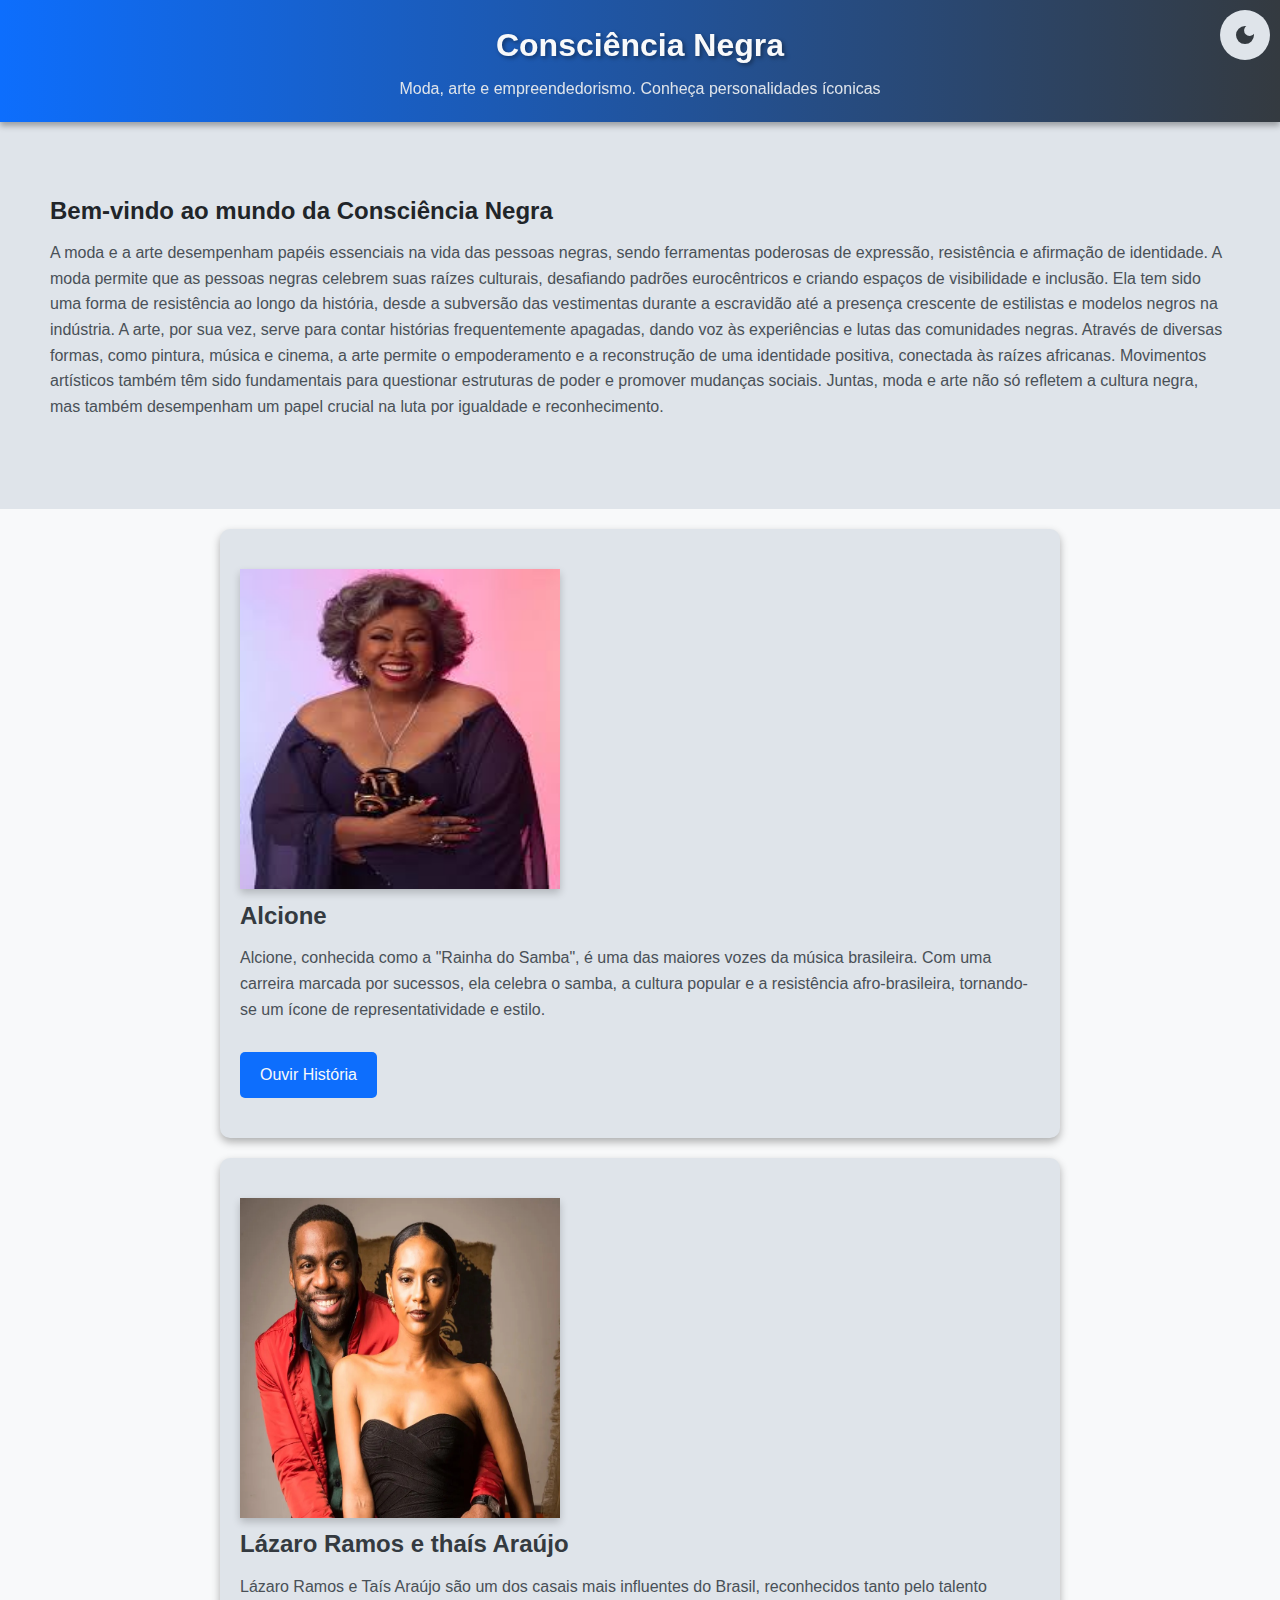
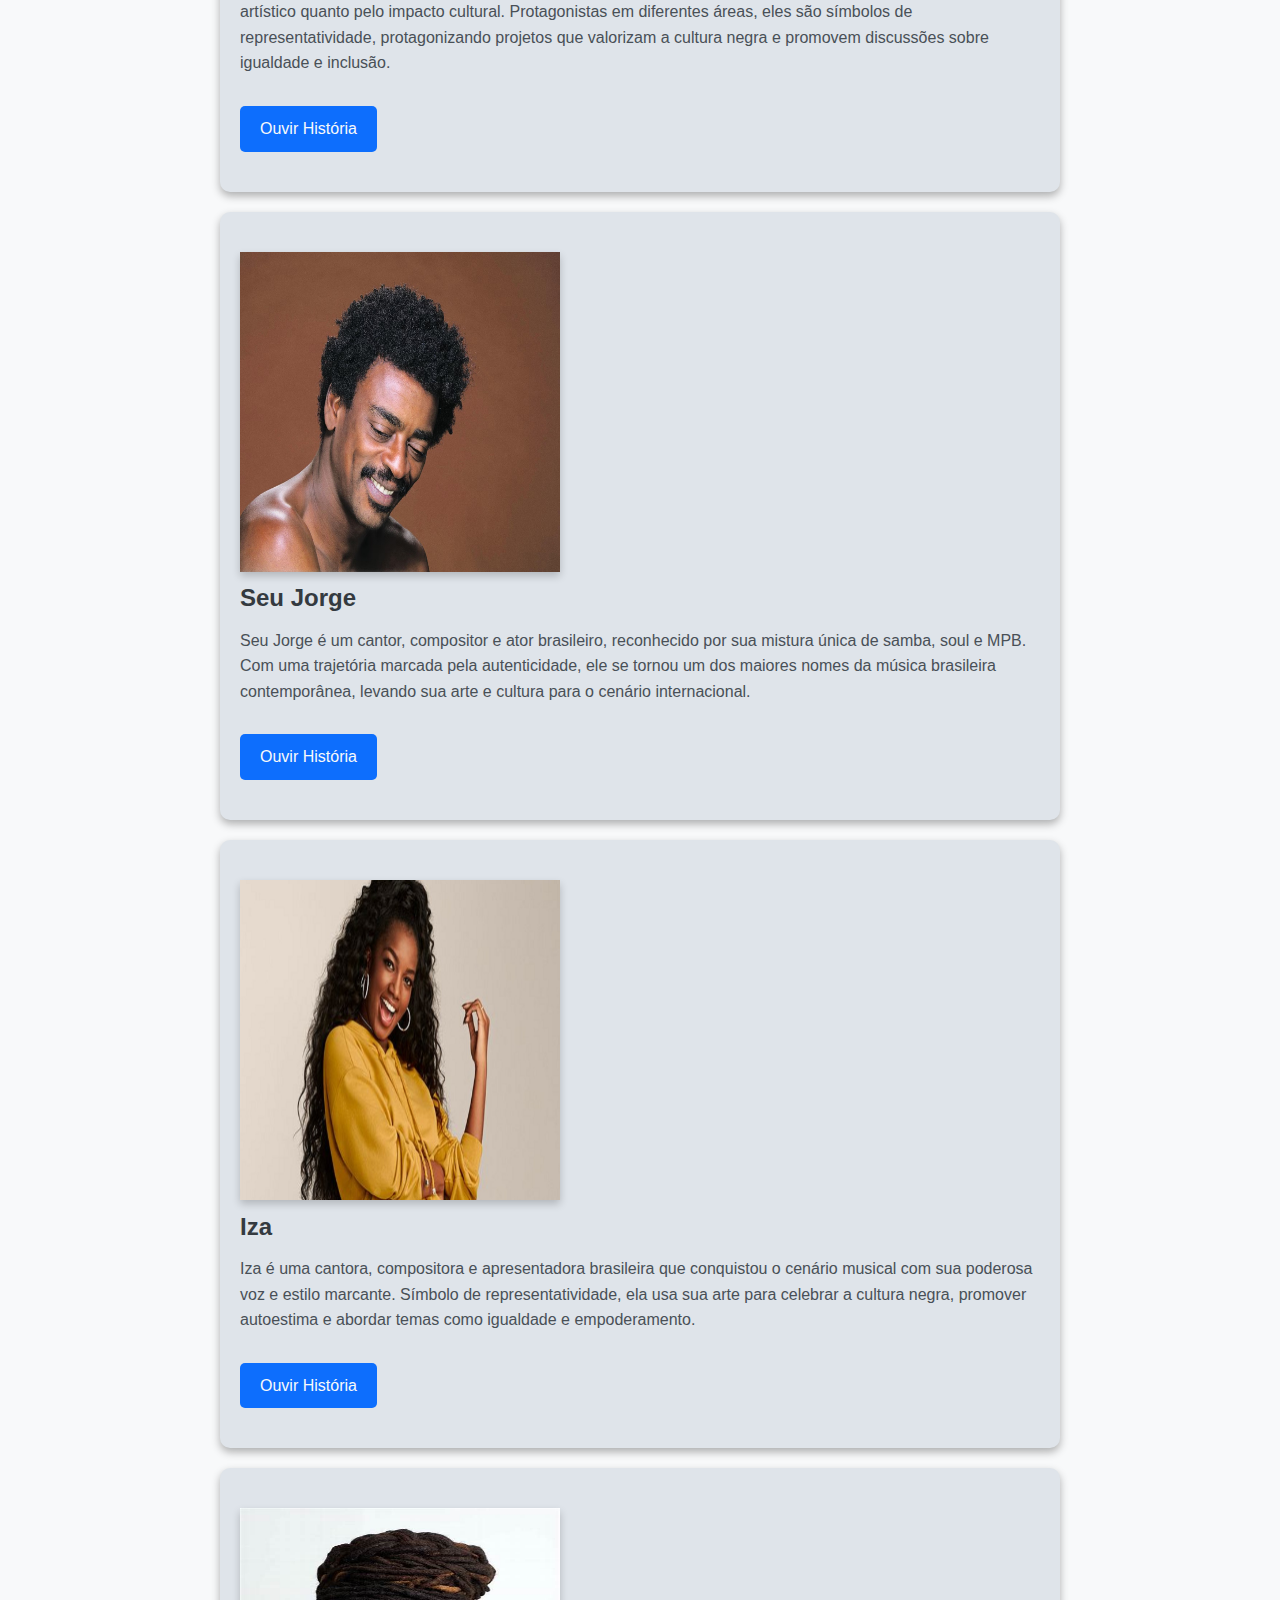
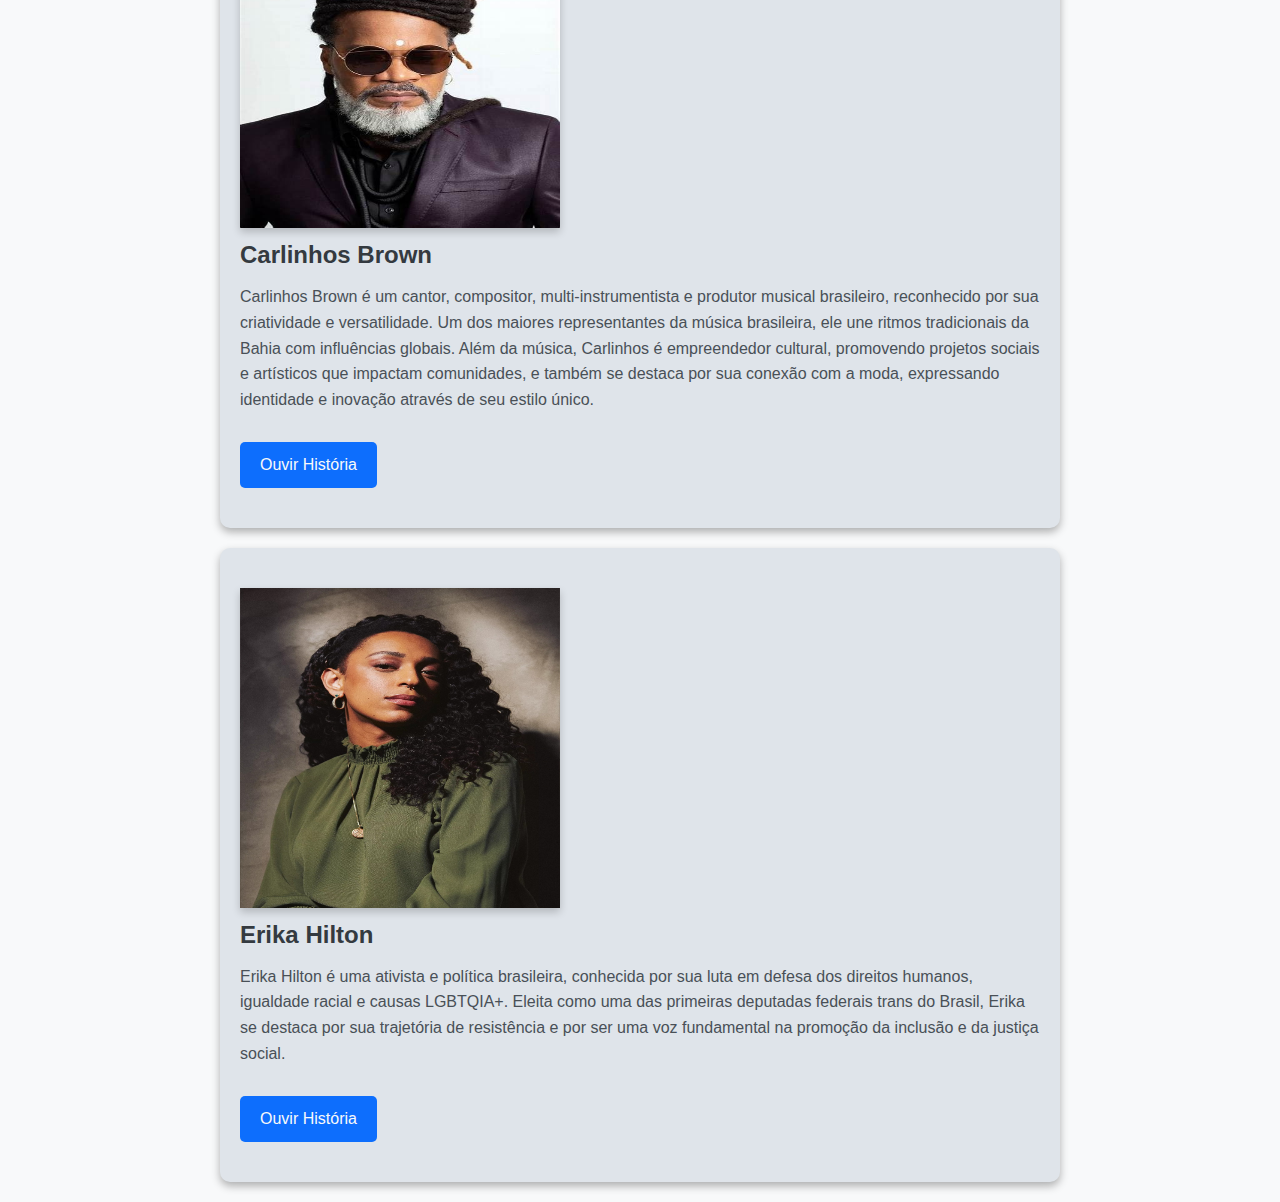
<file: index.html>
<!DOCTYPE html>
<html lang="pt-BR">

<head>
    <meta charset="UTF-8">
    <meta name="viewport" content="width=device-width, initial-scale=1.0">
    <title>Consciência Negra</title>
    <link rel="icon" href="icone do site/icone do siite.png" type="image/x-icon">
    <link rel="stylesheet" href="style.css">
    <script src="index.js"></script>
</head>

<body>

    <!-- Navbar -->
    <header class="navbar">
        <h1>Consciência Negra</h1>
        <p> Moda, arte e empreendedorismo. Conheça personalidades íconicas</p>
        <button id="theme-switch">
            <svg xmlns="http://www.w3.org/2000/svg" height="24px" viewBox="0 -960 960 960" width="24px"><path d="M480-120q-150 0-255-105T120-480q0-150 105-255t255-105q14 0 27.5 1t26.5 3q-41 29-65.5 75.5T444-660q0 90 63 153t153 63q55 0 101-24.5t75-65.5q2 13 3 26.5t1 27.5q0 150-105 255T480-120Z"/></svg>
            <svg xmlns="http://www.w3.org/2000/svg" height="24px" viewBox="0 -960 960 960" width="24px"><path d="M480-280q-83 0-141.5-58.5T280-480q0-83 58.5-141.5T480-680q83 0 141.5 58.5T680-480q0 83-58.5 141.5T480-280ZM200-440H40v-80h160v80Zm720 0H760v-80h160v80ZM440-760v-160h80v160h-80Zm0 720v-160h80v160h-80ZM256-650l-101-97 57-59 96 100-52 56Zm492 496-97-101 53-55 101 97-57 59Zm-98-550 97-101 59 57-100 96-56-52ZM154-212l101-97 55 53-97 101-59-57Z"/></svg>
        </button>
    </header>

    <!-- Conteúdo Principal -->
    <main>
        <!-- Apresentação -->
        
        <section class="apresentação" id="apresent">
            <div class="apresent">
                <h2>Bem-vindo ao mundo da Consciência Negra</h2>
                <p>A moda e a arte desempenham papéis essenciais na vida das pessoas negras, sendo ferramentas poderosas de expressão, resistência e afirmação de identidade. A moda permite que as pessoas negras celebrem suas raízes culturais, desafiando padrões eurocêntricos e criando espaços de visibilidade e inclusão. Ela tem sido uma forma de resistência ao longo da história, desde a subversão das vestimentas durante a escravidão até a presença crescente de estilistas e modelos negros na indústria.
                    A arte, por sua vez, serve para contar histórias frequentemente apagadas, dando voz às experiências e lutas das comunidades negras. Através de diversas formas, como pintura, música e cinema, a arte permite o empoderamento e a reconstrução de uma identidade positiva, conectada às raízes africanas. Movimentos artísticos também têm sido fundamentais para questionar estruturas de poder e promover mudanças sociais. Juntas, moda e arte não só refletem a cultura negra, mas também desempenham um papel crucial na luta por igualdade e reconhecimento.</p>
            </div>
        </section>
        

        <!-- Seção Alcione-->
        <section class="section">
            <img src="Alcione/alcione.jpg" alt="alcione" class="section-image">
            <div class="section-content">
                <h2>Alcione</h2>
                <p>
                    Alcione, conhecida como a "Rainha do Samba", é uma das maiores vozes da música brasileira. Com uma carreira marcada por sucessos, ela celebra o samba, a cultura popular e a resistência afro-brasileira, tornando-se um ícone de representatividade e estilo.
                </p>
                <a href="Alcione/alcione.html" class="play-btn">Ouvir História</a>
                </div>
            </section>

        <!-- Seção Lázaro Ramos e Thaís Araújo-->
        <section class="section">
            <img src="thais e lazaro/inicial.jpg" alt="t e l" class="section-image">
            <div class="section-content">
                <h2>Lázaro Ramos e thaís Araújo</h2>
                <p>
                    Lázaro Ramos e Taís Araújo são um dos casais mais influentes do Brasil, reconhecidos tanto pelo talento artístico quanto pelo impacto cultural. Protagonistas em diferentes áreas, eles são símbolos de representatividade, protagonizando projetos que valorizam a cultura negra e promovem discussões sobre igualdade e inclusão.
                </p>
                <a href="thais e lazaro/thaiselazaro.html" class="play-btn">Ouvir História</a>
                </div>
            </section>

                <!-- Seu jorge -->
        <section class="section">
            <img src="seu jorge/jorge inicial.jpg" alt="jorge." class="section-image">
            <div class="section-content">
                <h2>Seu Jorge</h2>
                <p>
                    Seu Jorge é um cantor, compositor e ator brasileiro, reconhecido por sua mistura única de samba, soul e MPB. Com uma trajetória marcada pela autenticidade, ele se tornou um dos maiores nomes da música brasileira contemporânea, levando sua arte e cultura para o cenário internacional.
                </p>
                <a href="seu jorge/jorge.html" class="play-btn">Ouvir História</a>
            </div>
        </section>

        <!-- Seção Iza-->
        <section class="section">
            <img src="iza/iza inicial.jpg" alt="iza" class="section-image">
            <div class="section-content">
                <h2>Iza</h2>
                <p>
                    Iza é uma cantora, compositora e apresentadora brasileira que conquistou o cenário musical com sua poderosa voz e estilo marcante. Símbolo de representatividade, ela usa sua arte para celebrar a cultura negra, promover autoestima e abordar temas como igualdade e empoderamento.
                </p>
                <a href="iza/iza.html" class="play-btn">Ouvir História</a>
                </div>
            </section>

            <!-- Seção Carlinhos Brown -->
        <section class="section">
            <img src="carlinhos brown/carlinhos inicial.jpg" alt="carlinhos" class="section-image">
            <div class="section-content">
                <h2>Carlinhos Brown</h2>
                <p>
                    Carlinhos Brown é um cantor, compositor, multi-instrumentista e produtor musical brasileiro, reconhecido por sua criatividade e versatilidade. Um dos maiores representantes da música brasileira, ele une ritmos tradicionais da Bahia com influências globais. Além da música, Carlinhos é empreendedor cultural, promovendo projetos sociais e artísticos que impactam comunidades, e também se destaca por sua conexão com a moda, expressando identidade e inovação através de seu estilo único.
                </p>
                <a href="carlinhos brown/carlinhos.html" class="play-btn">Ouvir História</a>
            </div>
        </section>


        <!-- Seção Erika-->
        <section class="section">
            <img src="erika/erika inicio.jpg" alt="erika" class="section-image">
            <div class="section-content">
            <h2>Erika Hilton</h2>
                <p>
                    Erika Hilton é uma ativista e política brasileira, conhecida por sua luta em defesa dos direitos humanos, igualdade racial e causas LGBTQIA+. Eleita como uma das primeiras deputadas federais trans do Brasil, Erika se destaca por sua trajetória de resistência e por ser uma voz fundamental na promoção da inclusão e da justiça social.
                </p>
                <a href="erika/erika.html" class="play-btn">Ouvir História</a>
                </div>
            </section>

    </main>
</body>
</html>
</file>
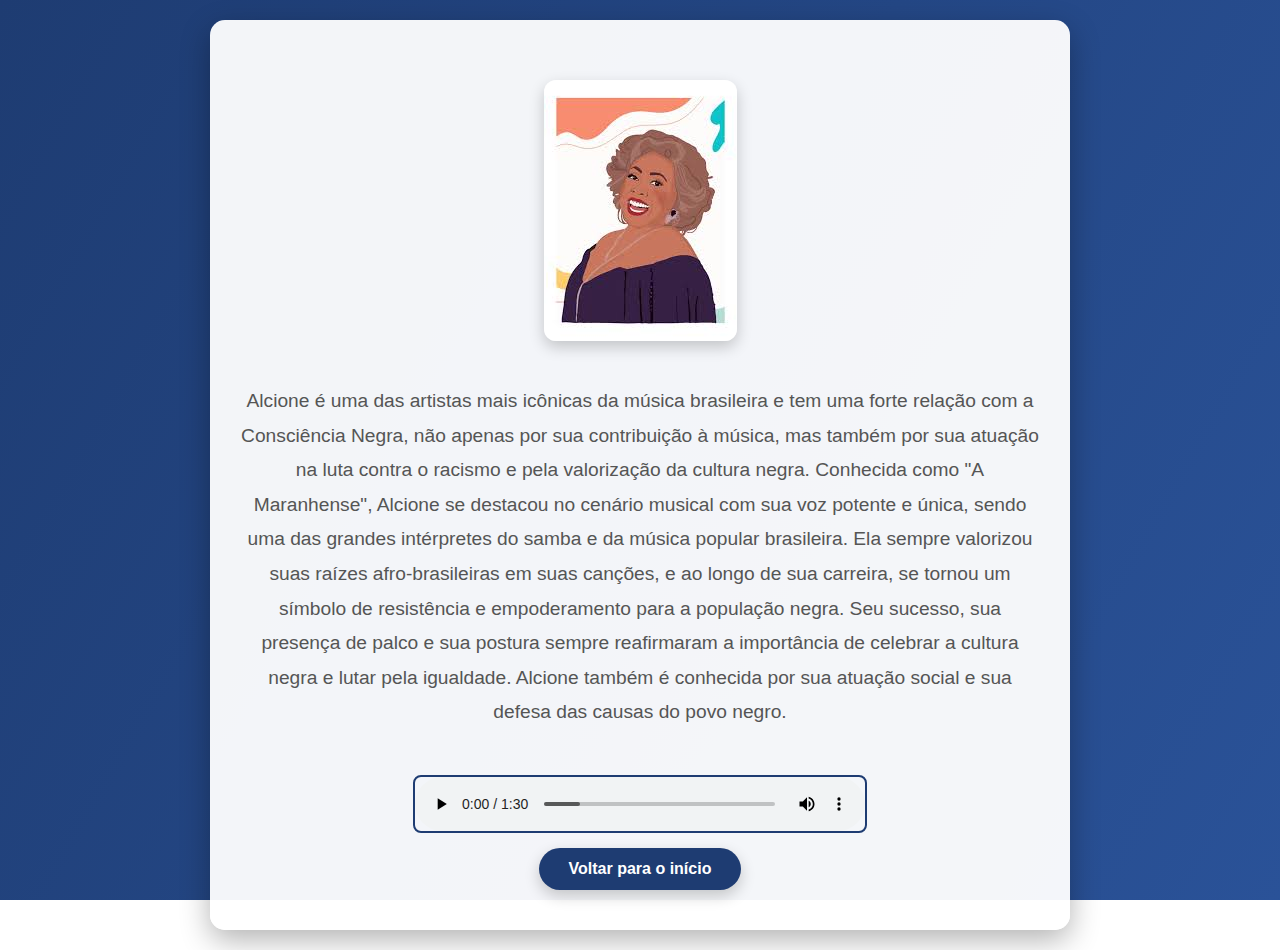
<file: Alcione/alcione.html>
<!DOCTYPE html>
<html lang="pt-BR">
<head>
    <meta charset="UTF-8">
    <meta name="viewport" content="width=device-width, initial-scale=1.0">
    <title>Alcione</title>
    <link rel="stylesheet" href="alcione.css">
    <link rel="icon" href="icone do site/icone do siite.png" type="image/x-icon">
    <script src="alcione.js"></script>
</head>
<body>
    <main>
        <section class="detailed-section">
            <img src="../Alcione/alcione historia.jpg" alt="Alcione" class="detailed-image">
            <div class="detailed-content">
                <p>
                    Alcione é uma das artistas mais icônicas da música brasileira e tem uma forte relação com a Consciência Negra, não apenas por sua contribuição à música, mas também por sua atuação na luta contra o racismo e pela valorização da cultura negra. Conhecida como "A Maranhense", Alcione se destacou no cenário musical com sua voz potente e única, sendo uma das grandes intérpretes do samba e da música popular brasileira. Ela sempre valorizou suas raízes afro-brasileiras em suas canções, e ao longo de sua carreira, se tornou um símbolo de resistência e empoderamento para a população negra. Seu sucesso, sua presença de palco e sua postura sempre reafirmaram a importância de celebrar a cultura negra e lutar pela igualdade. Alcione também é conhecida por sua atuação social e sua defesa das causas do povo negro.
                </p>
                <div class="audio-container">
                    <audio controls>
                        <source src="../audio/alcione.wav" type="audio/mpeg">
                        Seu navegador não suporta o elemento de áudio.
                    </audio>
                </div>
                <a href="#" class="back-btn">Voltar para o início</a>
            </div>
        </section>
    </main>
</body>
</html>
</file>
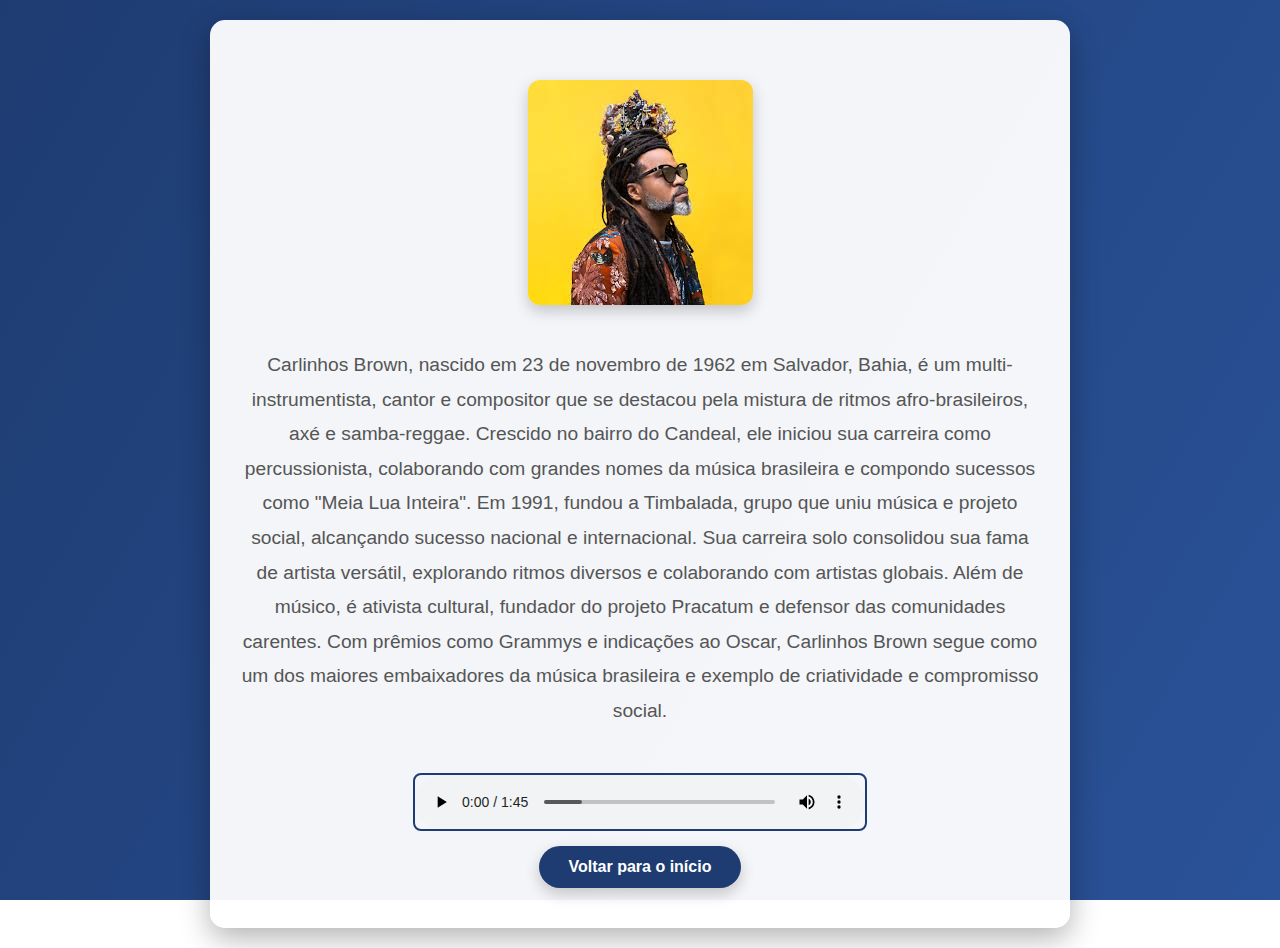
<file: carlinhos brown/carlinhos.html>
<!DOCTYPE html>
<html lang="pt-BR">
<head>
    <meta charset="UTF-8">
    <meta name="viewport" content="width=device-width, initial-scale=1.0">
    <title>Carlinhos Brown</title>
    <link rel="stylesheet" href="carlinhos.css">
    <link rel="icon" href="icone do site/icone do siite.png" type="image/x-icon">
    <script src="carlinhos.js"></script>
</head>
<body>
    <header class="navbar">
        
    </header>
    <main>
        <section class="detailed-section">
            <img src="../carlinhos brown/carlinhos historia.jpg" alt="Carlinhos" class="detailed-image">
            <div class="detailed-content">
                <p>
                    Carlinhos Brown, nascido em 23 de novembro de 1962 em Salvador, Bahia, é um multi-instrumentista, cantor e compositor que se destacou pela mistura de ritmos afro-brasileiros, axé e samba-reggae. Crescido no bairro do Candeal, ele iniciou sua carreira como percussionista, colaborando com grandes nomes da música brasileira e compondo sucessos como "Meia Lua Inteira".
Em 1991, fundou a Timbalada, grupo que uniu música e projeto social, alcançando sucesso nacional e internacional. Sua carreira solo consolidou sua fama de artista versátil, explorando ritmos diversos e colaborando com artistas globais. Além de músico, é ativista cultural, fundador do projeto Pracatum e defensor das comunidades carentes.
Com prêmios como Grammys e indicações ao Oscar, Carlinhos Brown segue como um dos maiores embaixadores da música brasileira e exemplo de criatividade e compromisso social.
                </p>
                <div class="audio-container">
                    <audio controls>
                        <source src="../audio/carlinhos.wav" type="audio/mpeg">
                        Seu navegador não suporta o elemento de áudio.
                    </audio>
                </div>
                <a href="#" class="back-btn">Voltar para o início</a>
            </div>
        </section>
    </main>
</body>
</html>
</file>
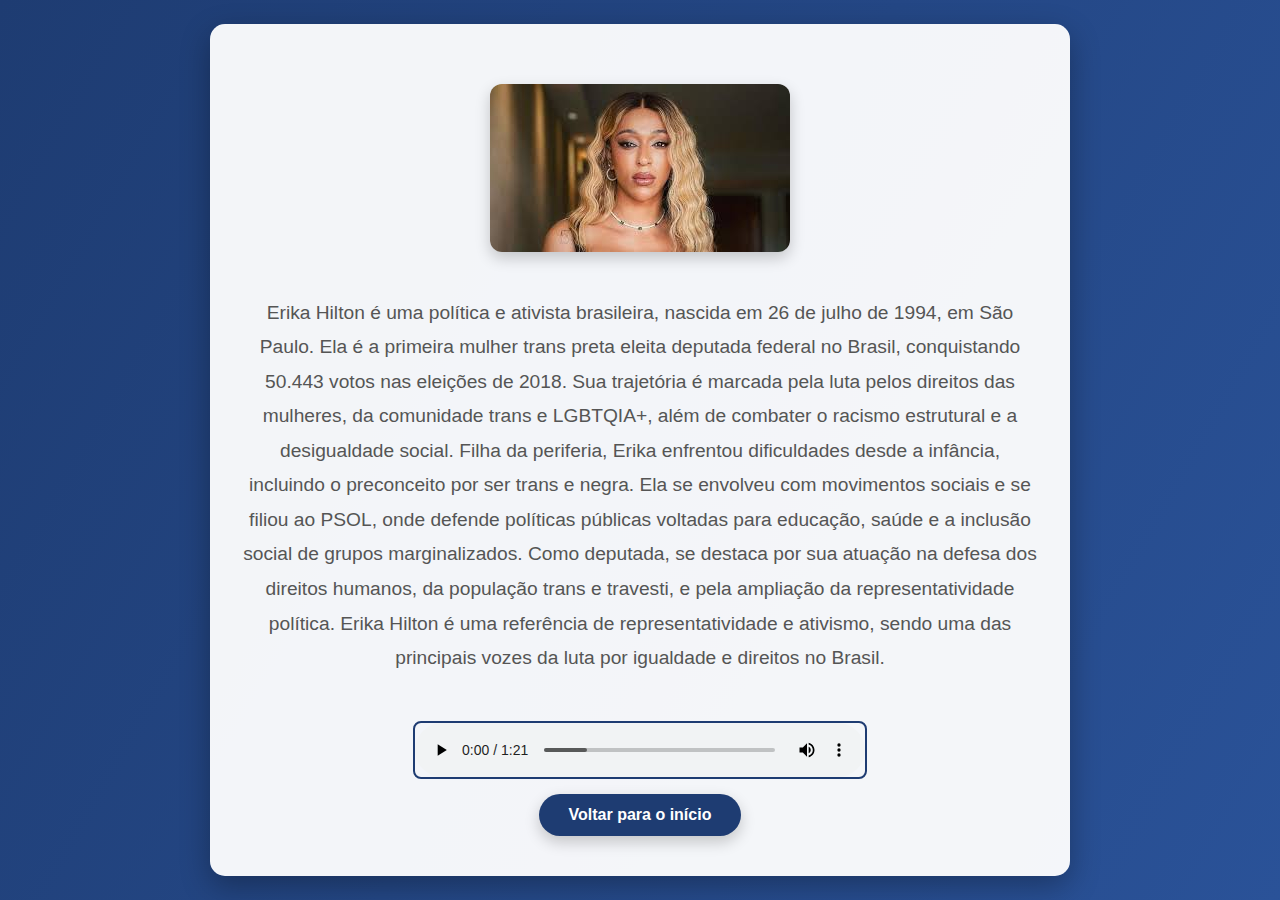
<file: erika/erika.html>
<!DOCTYPE html>
<html lang="pt-BR">
<head>
    <meta charset="UTF-8">
    <meta name="viewport" content="width=device-width, initial-scale=1.0">
    <title>Erika Hilton</title>
    <link rel="stylesheet" href="erika.css">
    <link rel="icon" href="icone do site/icone do siite.png" type="image/x-icon">
    <script src="erika.js"></script>
</head>
<body>
    <header class="navbar">
        
    </header>
    <main>
        <section class="detailed-section">
            <img src="erika historia.jpg" alt="Erika" class="detailed-image">
            <div class="detailed-content">
                <p>
                    Erika Hilton é uma política e ativista brasileira, nascida em 26 de julho de 1994, em São Paulo. Ela é a primeira mulher trans preta eleita deputada federal no Brasil, conquistando 50.443 votos nas eleições de 2018. Sua trajetória é marcada pela luta pelos direitos das mulheres, da comunidade trans e LGBTQIA+, além de combater o racismo estrutural e a desigualdade social.
Filha da periferia, Erika enfrentou dificuldades desde a infância, incluindo o preconceito por ser trans e negra. Ela se envolveu com movimentos sociais e se filiou ao PSOL, onde defende políticas públicas voltadas para educação, saúde e a inclusão social de grupos marginalizados. Como deputada, se destaca por sua atuação na defesa dos direitos humanos, da população trans e travesti, e pela ampliação da representatividade política.
Erika Hilton é uma referência de representatividade e ativismo, sendo uma das principais vozes da luta por igualdade e direitos no Brasil.
                </p>
                <div class="audio-container">
                    <audio controls>
                        <source src="../audio/erika.wav" type="audio/mpeg">
                        Seu navegador não suporta o elemento de áudio.
                    </audio>
                </div>
                <a href="#" class="back-btn">Voltar para o início</a>
            </div>
        </section>
    </main>
</body>
</html>
</file>
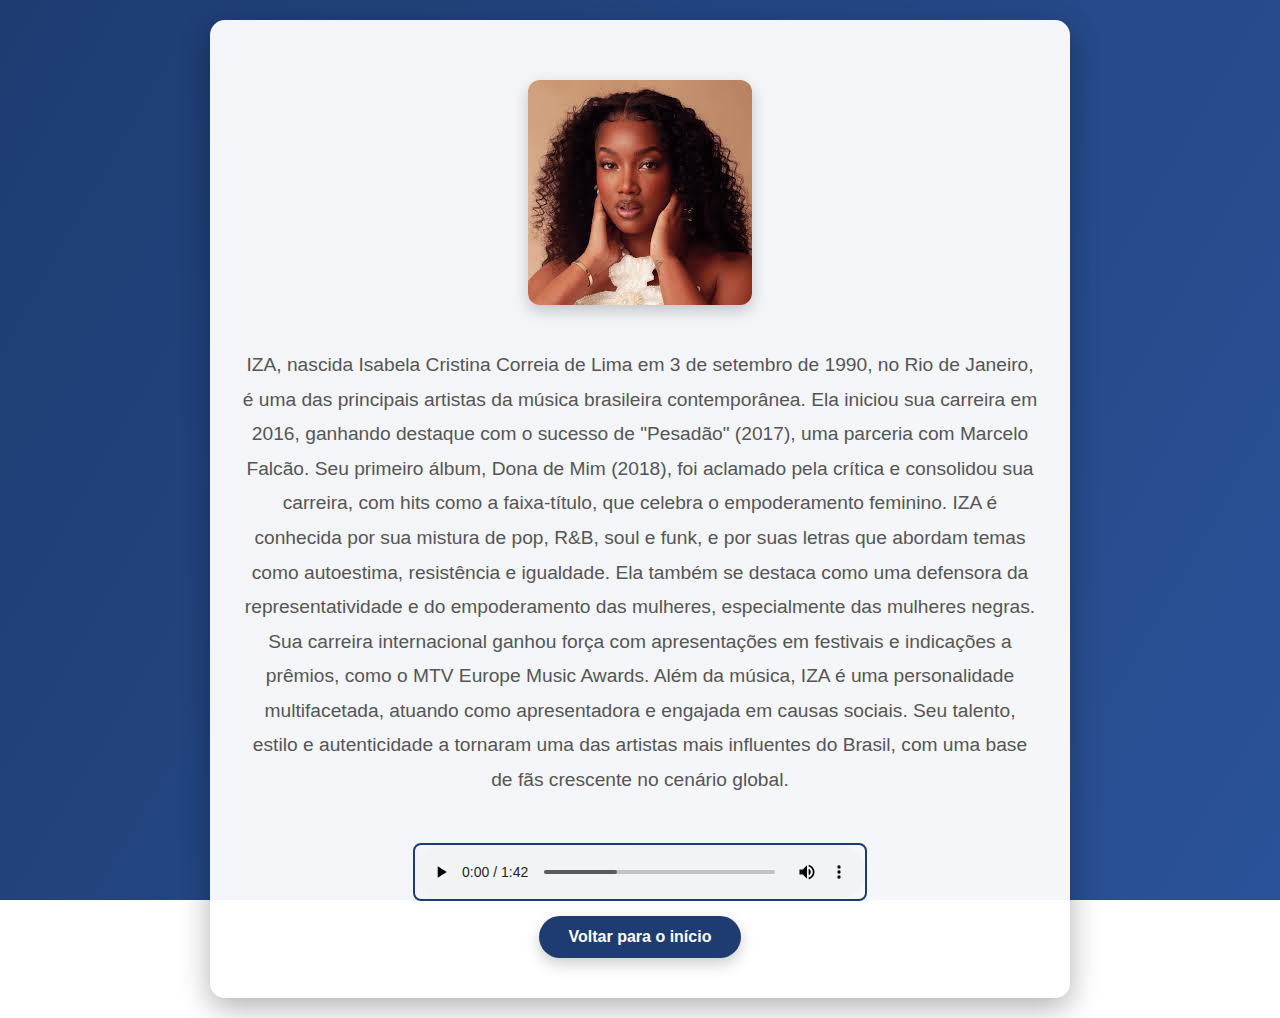
<file: iza/iza.html>
<!DOCTYPE html>
<html lang="pt-BR">
<head>
    <meta charset="UTF-8">
    <meta name="viewport" content="width=device-width, initial-scale=1.0">
    <title>Iza</title>
    <link rel="stylesheet" href="iza.css">
    <link rel="icon" href="icone do site/icone do siite.png" type="image/x-icon">
    <script src="iza.js"></script>
</head>
<body>
    <header class="navbar">
        
    </header>
    <main>
        <section class="detailed-section">
            <img src="iza historia.jpg" alt="Iza" class="detailed-image">
            <div class="detailed-content">
                <p>
                    IZA, nascida Isabela Cristina Correia de Lima em 3 de setembro de 1990, no Rio de Janeiro, é uma das principais artistas da música brasileira contemporânea. Ela iniciou sua carreira em 2016, ganhando destaque com o sucesso de "Pesadão" (2017), uma parceria com Marcelo Falcão. Seu primeiro álbum, Dona de Mim (2018), foi aclamado pela crítica e consolidou sua carreira, com hits como a faixa-título, que celebra o empoderamento feminino.
IZA é conhecida por sua mistura de pop, R&B, soul e funk, e por suas letras que abordam temas como autoestima, resistência e igualdade. Ela também se destaca como uma defensora da representatividade e do empoderamento das mulheres, especialmente das mulheres negras. Sua carreira internacional ganhou força com apresentações em festivais e indicações a prêmios, como o MTV Europe Music Awards.
Além da música, IZA é uma personalidade multifacetada, atuando como apresentadora e engajada em causas sociais. Seu talento, estilo e autenticidade a tornaram uma das artistas mais influentes do Brasil, com uma base de fãs crescente no cenário global.
                </p>
                <div class="audio-container">
                    <audio controls>
                        <source src="../audio/Iza.wav" type="audio/mpeg">
                        Seu navegador não suporta o elemento de áudio.
                    </audio>
                </div>
                <a href="#" class="back-btn">Voltar para o início</a>
            </div>
        </section>
    </main>
</body>
</file>
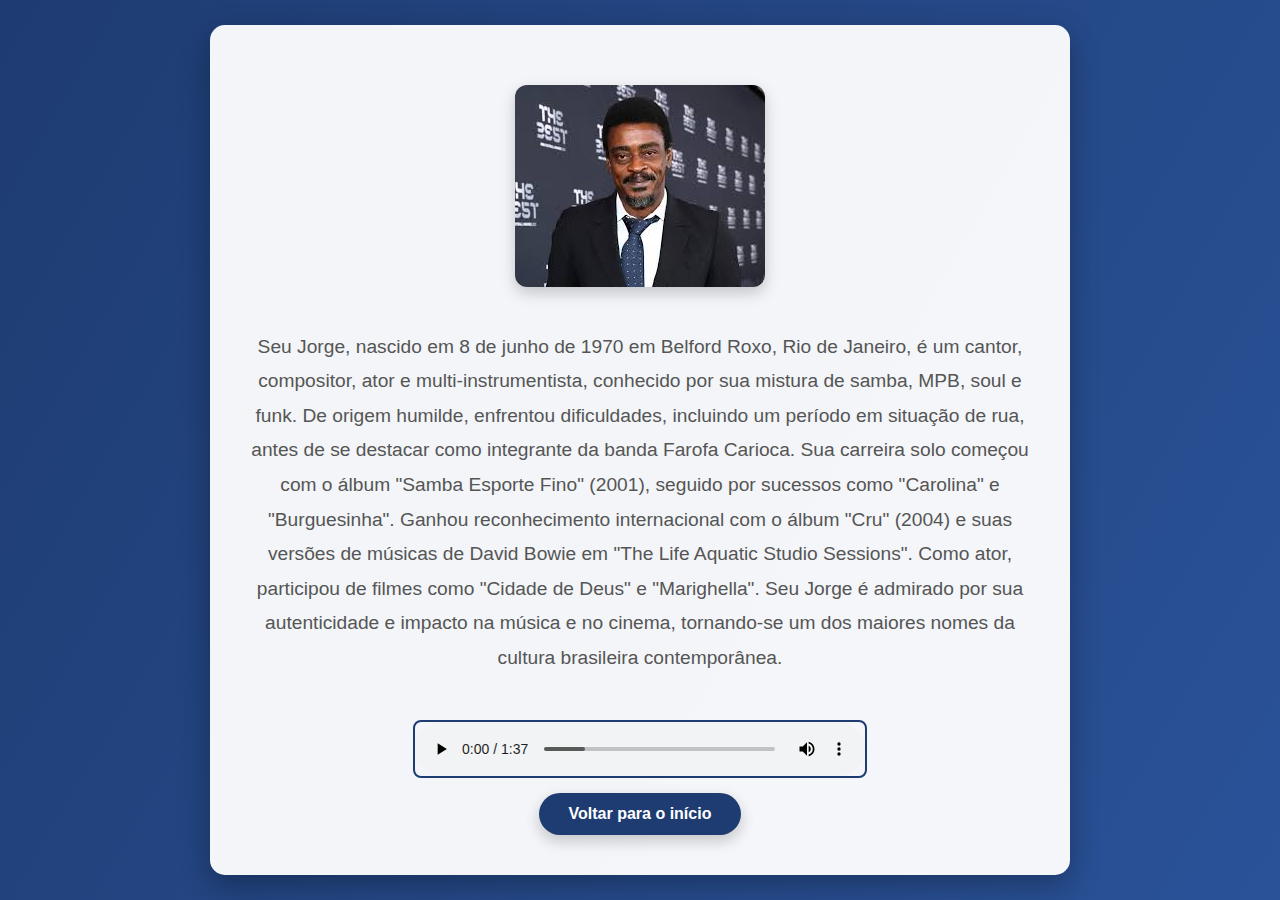
<file: seu jorge/jorge.html>
<!DOCTYPE html>
<html lang="pt-BR">
<head>
    <meta charset="UTF-8">
    <meta name="viewport" content="width=device-width, initial-scale=1.0">
    <title>Jorge</title>
    <link rel="stylesheet" href="jorge.css">
    <link rel="icon" href="icone do site/icone do siite.png" type="image/x-icon">
    <script src="jorge.js"></script>
</head>
<body>
    <header class="navbar">
        
    </header>
    <main>
        <section class="detailed-section">
            <img src="jorge historia.jpg" alt="jorge" class="detailed-image">
            <div class="detailed-content">
                <p>
                    Seu Jorge, nascido em 8 de junho de 1970 em Belford Roxo, Rio de Janeiro, é um cantor, compositor, ator e multi-instrumentista, conhecido por sua mistura de samba, MPB, soul e funk. De origem humilde, enfrentou dificuldades, incluindo um período em situação de rua, antes de se destacar como integrante da banda Farofa Carioca.
Sua carreira solo começou com o álbum "Samba Esporte Fino" (2001), seguido por sucessos como "Carolina" e "Burguesinha". Ganhou reconhecimento internacional com o álbum "Cru" (2004) e suas versões de músicas de David Bowie em "The Life Aquatic Studio Sessions". Como ator, participou de filmes como "Cidade de Deus" e "Marighella".
Seu Jorge é admirado por sua autenticidade e impacto na música e no cinema, tornando-se um dos maiores nomes da cultura brasileira contemporânea.
                </p>
                <div class="audio-container">
                    <audio controls>
                        <source src="../audio/jorge.wav" type="audio/mpeg">
                        Seu navegador não suporta o elemento de áudio.
                    </audio>
                </div>
                <a href="#" class="back-btn">Voltar para o início</a>
            </div>
        </section>
    </main>
</body>
</html>
</file>
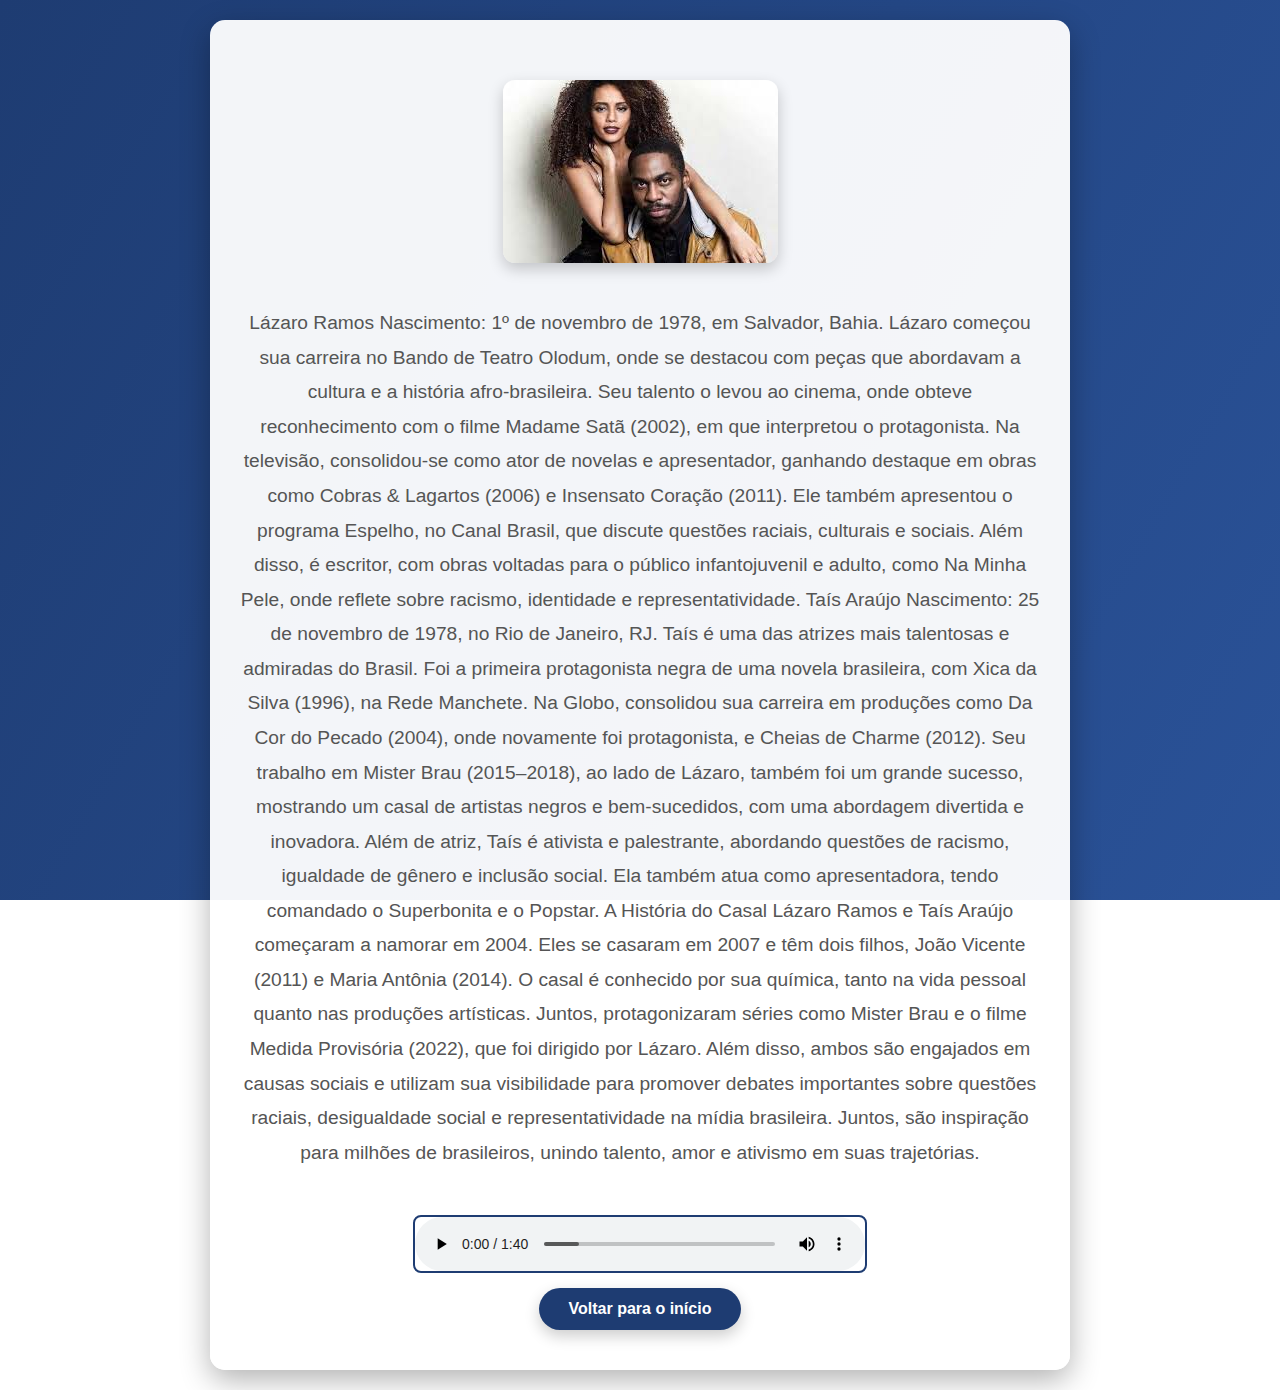
<file: thais e lazaro/thaiselazaro.html>
<!DOCTYPE html>
<html lang="pt-BR">
<head>
    <meta charset="UTF-8">
    <meta name="viewport" content="width=device-width, initial-scale=1.0">
    <title>Thaís araújo e Lázaro Ramos</title>
    <link rel="stylesheet" href="thaiselazaro.css">
    <link rel="icon" href="icone do site/icone do siite.png" type="image/x-icon">
    <script src="thaiselazaro.js"></script>
</head>
<body>
    <header class="navbar">
        
    </header>
    <main>
        <section class="detailed-section">
            <img src="história.jpg" alt="t e l" class="detailed-image">
            <div class="detailed-content">
                <p>
                    Lázaro Ramos
Nascimento: 1º de novembro de 1978, em Salvador, Bahia.
Lázaro começou sua carreira no Bando de Teatro Olodum, onde se destacou com peças que abordavam a cultura e a história afro-brasileira. Seu talento o levou ao cinema, onde obteve reconhecimento com o filme Madame Satã (2002), em que interpretou o protagonista.
Na televisão, consolidou-se como ator de novelas e apresentador, ganhando destaque em obras como Cobras & Lagartos (2006) e Insensato Coração (2011). Ele também apresentou o programa Espelho, no Canal Brasil, que discute questões raciais, culturais e sociais.
Além disso, é escritor, com obras voltadas para o público infantojuvenil e adulto, como Na Minha Pele, onde reflete sobre racismo, identidade e representatividade.
Taís Araújo
Nascimento: 25 de novembro de 1978, no Rio de Janeiro, RJ.
Taís é uma das atrizes mais talentosas e admiradas do Brasil. Foi a primeira protagonista negra de uma novela brasileira, com Xica da Silva (1996), na Rede Manchete.
Na Globo, consolidou sua carreira em produções como Da Cor do Pecado (2004), onde novamente foi protagonista, e Cheias de Charme (2012). Seu trabalho em Mister Brau (2015–2018), ao lado de Lázaro, também foi um grande sucesso, mostrando um casal de artistas negros e bem-sucedidos, com uma abordagem divertida e inovadora.
Além de atriz, Taís é ativista e palestrante, abordando questões de racismo, igualdade de gênero e inclusão social. Ela também atua como apresentadora, tendo comandado o Superbonita e o Popstar.
A História do Casal
Lázaro Ramos e Taís Araújo começaram a namorar em 2004. Eles se casaram em 2007 e têm dois filhos, João Vicente (2011) e Maria Antônia (2014).
O casal é conhecido por sua química, tanto na vida pessoal quanto nas produções artísticas. Juntos, protagonizaram séries como Mister Brau e o filme Medida Provisória (2022), que foi dirigido por Lázaro.
Além disso, ambos são engajados em causas sociais e utilizam sua visibilidade para promover debates importantes sobre questões raciais, desigualdade social e representatividade na mídia brasileira.
Juntos, são inspiração para milhões de brasileiros, unindo talento, amor e ativismo em suas trajetórias.
                </p>
                <div class="audio-container">
                    <audio controls>
                        <source src="../audio/thais e lazaro.wav" type="audio/mpeg">
                        Seu navegador não suporta o elemento de áudio.
                    </audio>
                </div>
                <a href="#" class="back-btn">Voltar para o início</a>
            </div>
        </section>
    </main>
</body>
</html>
</file>
<file: style.css>
/* Variáveis de cores */
:root {
    --base-color: #f8f9fa; /* Fundo mais claro */
    --base-variant: #dfe4ea; /* Variante para contraste suave */
    --text-color: #212529; /* Texto escuro para boa legibilidade */
    --secondary-text: #495057; /* Texto secundário menos intenso */
    --primary-color: #343a40; /* Cinza escuro para botões e títulos */
    --accent-color: #0d6efd; /* Azul forte para chamar atenção */
}

/*darkmode*/
.darkmode{
    --base-color: #121212; /* Preto para fundo */
    --base-variant: #1e1e1e; /* Contraste com o fundo escuro */
    --text-color: #e9ecef; /* Texto claro para boa leitura */
    --secondary-text: #adb5bd; /* Texto secundário suavizado */
    --primary-color: #495057; /* Cinza médio */
    --accent-color: #0d6efd; /* Azul forte permanece */
}

*{
    margin: 0;
    padding: 0;
}

html{
    font-family: Poppins;
}

/* Estilo Global */
body {
    font-family: Arial, sans-serif;
    margin: 0;
    padding: 0;
    background-color: var(--base-color);
    color: var(--text-color);
    line-height: 1.6;
}

header, section{
    padding: 70px min(50px, 7%);
}
section{
    background-color: var(--base-variant);
}
p{
    margin: 10px 0 20px 0;
    color: var(--secondary-text);
}
button{
    border: none;
    padding: .8em 2em;
    background-color: var(--primary-color);
    color: white;
    border-radius: 4px;
    font: inherit;
    text-transform: uppercase;
    font-weight: 500;
    cursor: pointer;
}
.cta-button{
    background-color: var(--accent-color);
    text-decoration: none;
}

#theme-switch{
    height: 50px;
    width: 50px;
    padding: 0;
    border-radius: 50%;
    background-color: var(--base-variant);
    display: flex;
    justify-content: center;
    align-items: center;
    position: fixed;
    top: 20px;
    right: 20px;
}

#theme-switch svg{
    fill: var(--primary-color);
}

#theme-switch svg:last-child{
    display: none;
}

.darkmode #theme-switch svg:first-child{
    display: none;
}

.darkmode #theme-switch svg:last-child{
    display: block;
}

/* Navbar */
.navbar {
    text-align: center;
    padding: 20px;
    background: linear-gradient(90deg, var(--primary-color), var(--accent-color));
    color: var(--base-color);
    position: sticky;
    top: 0;
    z-index: 1000;
    box-shadow: 0 4px 6px rgba(0, 0, 0, 0.3);
    transition: background 0.3s ease;
}

.navbar:hover {
    background: linear-gradient(90deg, var(--accent-color), var(--primary-color));
}

.navbar h1 {
    margin: 0;
    font-size: 2.5rem;
    font-family: 'Poppins', sans-serif;
    text-shadow: 2px 2px 4px rgba(0, 0, 0, 0.4);
    animation: pulse 3s infinite ease-in-out;
}

.navbar p {
    margin: 5px 0 0;
    font-size: 1.1rem;
    color: var(--base-variant);
}

/* Animação para o título principal */
@keyframes pulse {
    0%, 100% {
        transform: scale(1);
        text-shadow: 2px 2px 4px rgba(0, 0, 0, 0.4);
    }
    50% {
        transform: scale(1.05);
        text-shadow: 3px 3px 6px rgba(0, 0, 0, 0.5);
    }
}

.navbar h1 {
    margin: 0;
    font-size: 2rem;
}

.navbar p {
    margin: 5px 0 0;
    font-size: 1rem;
    color: var(--base-variant);
}

/* Seções */
.section {
    padding: 40px 20px;
    margin: 20px auto;
    max-width: 800px;
    background-color: var(--base-variant);
    border-radius: 10px;
    box-shadow: 0 4px 8px rgba(0, 0, 0, 0.3);
}

.section h2 {
    margin-bottom: 10px;
    font-size: 1.5rem;
    color: var(--primary-color);
}

.section p {
    font-size: 1rem;
    color: var(--secondary-text);
}

/* Botão "Ouvir História" */
.play-btn {
    text-decoration: none;
    display: inline-block;
    margin-top: 10px;
    padding: 10px 20px;
    background-color: var(--accent-color);
    color: var(--base-color);
    font-size: 1rem;
    border: none;
    border-radius: 5px;
    cursor: pointer;
    transition: background-color 0.3s ease, transform 0.3s ease;
}

.play-btn:hover {
    background-color: #005bb5; /* Tom mais escuro do azul */
    transform: translateY(-2px);
    text-decoration: none;
}

/* Estilo para imagens nas seções */
.section-image {
    width: 320px; /* Tamanho fixo */
    height: 320px; /* Tamanho fixo para manter quadrada */
    margin-right: 20px;
    box-shadow: 0 4px 8px rgba(0, 0, 0, 0.2); /* Sombra leve */
    transition: transform 0.3s ease, box-shadow 0.3s ease;
}

/* Efeito ao passar o mouse */
.section-image:hover {
    transform: scale(1.1); /* Aumenta levemente o tamanho */
    box-shadow: 0 6px 12px rgba(0, 0, 0, 0.3); /* Aumenta a sombra */
}

/* Ajuste geral para o ícone de alternância */
#theme-switch {
    position: absolute; /* Mude para absoluto para maior controle */
    top: 10px; /* Distância do topo */
    right: 10px; /* Distância da borda direita */
    z-index: 10; /* Garante que ele fique acima de outros elementos */
}

/* Ajustes específicos para telas menores */
@media (max-width: 768px) {
    header.navbar {
        position: relative; /* Para que o ícone seja posicionado em relação à navbar */
    }

    #theme-switch {
        top: 5px; /* Ajusta o espaçamento para caber em telas pequenas */
        right: 10px; /* Mantém o alinhamento à direita */
    }

    header.navbar h1 {
        font-size: 1.5rem; /* Reduz o tamanho do texto */
        margin-right: 50px; /* Garante espaço para o ícone */
    }

    header.navbar p {
        font-size: 0.9rem; /* Ajusta o tamanho do subtítulo */
    }
}
</file>
<file: Alcione/alcione.css>
/* Estilos para Apresentação */
body {
    margin: 0;
    font-family: 'Roboto', sans-serif;
    background: linear-gradient(120deg, #1e3c72, #2a5298);
    background-attachment: fixed;
    color: #ffffff;
    min-height: 100vh;
    display: flex;
    justify-content: center;
    align-items: center;
}

/* Seção Principal */
.detailed-section {
    padding: 40px 30px;
    margin: 20px;
    max-width: 800px;
    background: rgba(255, 255, 255, 0.95);
    color: #333;
    border-radius: 15px;
    box-shadow: 0 10px 30px rgba(0, 0, 0, 0.3);
    text-align: center;
    overflow: hidden;
}

/* Título */
.detailed-section h1 {
    font-size: 2.5rem;
    font-weight: bold;
    margin-bottom: 20px;
    color: #1e3c72;
}

/* Texto */
.detailed-section p {
    font-size: 1.2rem;
    line-height: 1.8;
    margin-bottom: 30px;
    color: #555;
}

/* Imagem */
.detailed-image {
    max-width: 100%;
    margin: 20px 0;
    border-radius: 12px;
    box-shadow: 0 6px 15px rgba(0, 0, 0, 0.2);
}

/* Botão */
.back-btn {
    display: inline-block;
    padding: 12px 30px;
    background-color: #1e3c72;
    color: #fff;
    font-size: 1rem;
    font-weight: bold;
    border-radius: 50px;
    text-decoration: none;
    box-shadow: 0 6px 15px rgba(0, 0, 0, 0.2);
    transition: all 0.3s ease;
}

.back-btn:hover {
    background-color: #2a5298;
    transform: translateY(-5px);
}

/* Áudio */
.audio-container {
    margin-top: 20px;
    display: flex;
    justify-content: center;
    align-items: center;
}

audio {
    width: 100%;
    max-width: 450px;
    margin: 15px 0;
    border: 2px solid #1e3c72;
    border-radius: 8px;
}

/* Animações */
@keyframes fadeIn {
    from {
        opacity: 0;
        transform: translateY(20px);
    }
    to {
        opacity: 1;
        transform: translateY(0);
    }
}

.detailed-section {
    animation: fadeIn 1s ease-in-out;
}
</file>
<file: carlinhos brown/carlinhos.css>
/* Estilos para Apresentação */
body {
    margin: 0;
    font-family: 'Roboto', sans-serif;
    background: linear-gradient(120deg, #1e3c72, #2a5298);
    background-attachment: fixed;
    color: #ffffff;
    min-height: 100vh;
    display: flex;
    justify-content: center;
    align-items: center;
}

/* Seção Principal */
.detailed-section {
    padding: 40px 30px;
    margin: 20px;
    max-width: 800px;
    background: rgba(255, 255, 255, 0.95);
    color: #333;
    border-radius: 15px;
    box-shadow: 0 10px 30px rgba(0, 0, 0, 0.3);
    text-align: center;
    overflow: hidden;
}

/* Título */
.detailed-section h1 {
    font-size: 2.5rem;
    font-weight: bold;
    margin-bottom: 20px;
    color: #1e3c72;
}

/* Texto */
.detailed-section p {
    font-size: 1.2rem;
    line-height: 1.8;
    margin-bottom: 30px;
    color: #555;
}

/* Imagem */
.detailed-image {
    max-width: 100%;
    margin: 20px 0;
    border-radius: 12px;
    box-shadow: 0 6px 15px rgba(0, 0, 0, 0.2);
}

/* Botão */
.back-btn {
    display: inline-block;
    padding: 12px 30px;
    background-color: #1e3c72;
    color: #fff;
    font-size: 1rem;
    font-weight: bold;
    border-radius: 50px;
    text-decoration: none;
    box-shadow: 0 6px 15px rgba(0, 0, 0, 0.2);
    transition: all 0.3s ease;
}

.back-btn:hover {
    background-color: #2a5298;
    transform: translateY(-5px);
}

/* Áudio */
.audio-container {
    margin-top: 20px;
    display: flex;
    justify-content: center;
    align-items: center;
}

audio {
    width: 100%;
    max-width: 450px;
    margin: 15px 0;
    border: 2px solid #1e3c72;
    border-radius: 8px;
}

/* Animações */
@keyframes fadeIn {
    from {
        opacity: 0;
        transform: translateY(20px);
    }
    to {
        opacity: 1;
        transform: translateY(0);
    }
}

.detailed-section {
    animation: fadeIn 1s ease-in-out;
}
</file>
<file: erika/erika.css>
/* Estilos para Apresentação */
body {
    margin: 0;
    font-family: 'Roboto', sans-serif;
    background: linear-gradient(120deg, #1e3c72, #2a5298);
    background-attachment: fixed;
    color: #ffffff;
    min-height: 100vh;
    display: flex;
    justify-content: center;
    align-items: center;
}

/* Seção Principal */
.detailed-section {
    padding: 40px 30px;
    margin: 20px;
    max-width: 800px;
    background: rgba(255, 255, 255, 0.95);
    color: #333;
    border-radius: 15px;
    box-shadow: 0 10px 30px rgba(0, 0, 0, 0.3);
    text-align: center;
    overflow: hidden;
}

/* Título */
.detailed-section h1 {
    font-size: 2.5rem;
    font-weight: bold;
    margin-bottom: 20px;
    color: #1e3c72;
}

/* Texto */
.detailed-section p {
    font-size: 1.2rem;
    line-height: 1.8;
    margin-bottom: 30px;
    color: #555;
}

/* Imagem */
.detailed-image {
    max-width: 100%;
    margin: 20px 0;
    border-radius: 12px;
    box-shadow: 0 6px 15px rgba(0, 0, 0, 0.2);
}

/* Botão */
.back-btn {
    display: inline-block;
    padding: 12px 30px;
    background-color: #1e3c72;
    color: #fff;
    font-size: 1rem;
    font-weight: bold;
    border-radius: 50px;
    text-decoration: none;
    box-shadow: 0 6px 15px rgba(0, 0, 0, 0.2);
    transition: all 0.3s ease;
}

.back-btn:hover {
    background-color: #2a5298;
    transform: translateY(-5px);
}

/* Áudio */
.audio-container {
    margin-top: 20px;
    display: flex;
    justify-content: center;
    align-items: center;
}

audio {
    width: 100%;
    max-width: 450px;
    margin: 15px 0;
    border: 2px solid #1e3c72;
    border-radius: 8px;
}

/* Animações */
@keyframes fadeIn {
    from {
        opacity: 0;
        transform: translateY(20px);
    }
    to {
        opacity: 1;
        transform: translateY(0);
    }
}

.detailed-section {
    animation: fadeIn 1s ease-in-out;
}
</file>
<file: iza/iza.css>
/* Estilos para Apresentação */
body {
    margin: 0;
    font-family: 'Roboto', sans-serif;
    background: linear-gradient(120deg, #1e3c72, #2a5298);
    background-attachment: fixed;
    color: #ffffff;
    min-height: 100vh;
    display: flex;
    justify-content: center;
    align-items: center;
}

/* Seção Principal */
.detailed-section {
    padding: 40px 30px;
    margin: 20px;
    max-width: 800px;
    background: rgba(255, 255, 255, 0.95);
    color: #333;
    border-radius: 15px;
    box-shadow: 0 10px 30px rgba(0, 0, 0, 0.3);
    text-align: center;
    overflow: hidden;
}

/* Título */
.detailed-section h1 {
    font-size: 2.5rem;
    font-weight: bold;
    margin-bottom: 20px;
    color: #1e3c72;
}

/* Texto */
.detailed-section p {
    font-size: 1.2rem;
    line-height: 1.8;
    margin-bottom: 30px;
    color: #555;
}

/* Imagem */
.detailed-image {
    max-width: 100%;
    margin: 20px 0;
    border-radius: 12px;
    box-shadow: 0 6px 15px rgba(0, 0, 0, 0.2);
}

/* Botão */
.back-btn {
    display: inline-block;
    padding: 12px 30px;
    background-color: #1e3c72;
    color: #fff;
    font-size: 1rem;
    font-weight: bold;
    border-radius: 50px;
    text-decoration: none;
    box-shadow: 0 6px 15px rgba(0, 0, 0, 0.2);
    transition: all 0.3s ease;
}

.back-btn:hover {
    background-color: #2a5298;
    transform: translateY(-5px);
}

/* Áudio */
.audio-container {
    margin-top: 20px;
    display: flex;
    justify-content: center;
    align-items: center;
}

audio {
    width: 100%;
    max-width: 450px;
    margin: 15px 0;
    border: 2px solid #1e3c72;
    border-radius: 8px;
}

/* Animações */
@keyframes fadeIn {
    from {
        opacity: 0;
        transform: translateY(20px);
    }
    to {
        opacity: 1;
        transform: translateY(0);
    }
}

.detailed-section {
    animation: fadeIn 1s ease-in-out;
}
</file>
<file: seu jorge/jorge.css>
/* Estilos para Apresentação */
body {
    margin: 0;
    font-family: 'Roboto', sans-serif;
    background: linear-gradient(120deg, #1e3c72, #2a5298);
    background-attachment: fixed;
    color: #ffffff;
    min-height: 100vh;
    display: flex;
    justify-content: center;
    align-items: center;
}

/* Seção Principal */
.detailed-section {
    padding: 40px 30px;
    margin: 20px;
    max-width: 800px;
    background: rgba(255, 255, 255, 0.95);
    color: #333;
    border-radius: 15px;
    box-shadow: 0 10px 30px rgba(0, 0, 0, 0.3);
    text-align: center;
    overflow: hidden;
}

/* Título */
.detailed-section h1 {
    font-size: 2.5rem;
    font-weight: bold;
    margin-bottom: 20px;
    color: #1e3c72;
}

/* Texto */
.detailed-section p {
    font-size: 1.2rem;
    line-height: 1.8;
    margin-bottom: 30px;
    color: #555;
}

/* Imagem */
.detailed-image {
    max-width: 100%;
    margin: 20px 0;
    border-radius: 12px;
    box-shadow: 0 6px 15px rgba(0, 0, 0, 0.2);
}

/* Botão */
.back-btn {
    display: inline-block;
    padding: 12px 30px;
    background-color: #1e3c72;
    color: #fff;
    font-size: 1rem;
    font-weight: bold;
    border-radius: 50px;
    text-decoration: none;
    box-shadow: 0 6px 15px rgba(0, 0, 0, 0.2);
    transition: all 0.3s ease;
}

.back-btn:hover {
    background-color: #2a5298;
    transform: translateY(-5px);
}

/* Áudio */
.audio-container {
    margin-top: 20px;
    display: flex;
    justify-content: center;
    align-items: center;
}

audio {
    width: 100%;
    max-width: 450px;
    margin: 15px 0;
    border: 2px solid #1e3c72;
    border-radius: 8px;
}

/* Animações */
@keyframes fadeIn {
    from {
        opacity: 0;
        transform: translateY(20px);
    }
    to {
        opacity: 1;
        transform: translateY(0);
    }
}

.detailed-section {
    animation: fadeIn 1s ease-in-out;
}
</file>
<file: thais e lazaro/thaiselazaro.css>
/* Estilos para Apresentação */
body {
    margin: 0;
    font-family: 'Roboto', sans-serif;
    background: linear-gradient(120deg, #1e3c72, #2a5298);
    background-attachment: fixed;
    color: #ffffff;
    min-height: 100vh;
    display: flex;
    justify-content: center;
    align-items: center;
}

/* Seção Principal */
.detailed-section {
    padding: 40px 30px;
    margin: 20px;
    max-width: 800px;
    background: rgba(255, 255, 255, 0.95);
    color: #333;
    border-radius: 15px;
    box-shadow: 0 10px 30px rgba(0, 0, 0, 0.3);
    text-align: center;
    overflow: hidden;
}

/* Título */
.detailed-section h1 {
    font-size: 2.5rem;
    font-weight: bold;
    margin-bottom: 20px;
    color: #1e3c72;
}

/* Texto */
.detailed-section p {
    font-size: 1.2rem;
    line-height: 1.8;
    margin-bottom: 30px;
    color: #555;
}

/* Imagem */
.detailed-image {
    max-width: 100%;
    margin: 20px 0;
    border-radius: 12px;
    box-shadow: 0 6px 15px rgba(0, 0, 0, 0.2);
}

/* Botão */
.back-btn {
    display: inline-block;
    padding: 12px 30px;
    background-color: #1e3c72;
    color: #fff;
    font-size: 1rem;
    font-weight: bold;
    border-radius: 50px;
    text-decoration: none;
    box-shadow: 0 6px 15px rgba(0, 0, 0, 0.2);
    transition: all 0.3s ease;
}

.back-btn:hover {
    background-color: #2a5298;
    transform: translateY(-5px);
}

/* Áudio */
.audio-container {
    margin-top: 20px;
    display: flex;
    justify-content: center;
    align-items: center;
}

audio {
    width: 100%;
    max-width: 450px;
    margin: 15px 0;
    border: 2px solid #1e3c72;
    border-radius: 8px;
}

/* Animações */
@keyframes fadeIn {
    from {
        opacity: 0;
        transform: translateY(20px);
    }
    to {
        opacity: 1;
        transform: translateY(0);
    }
}

.detailed-section {
    animation: fadeIn 1s ease-in-out;
}
</file>
